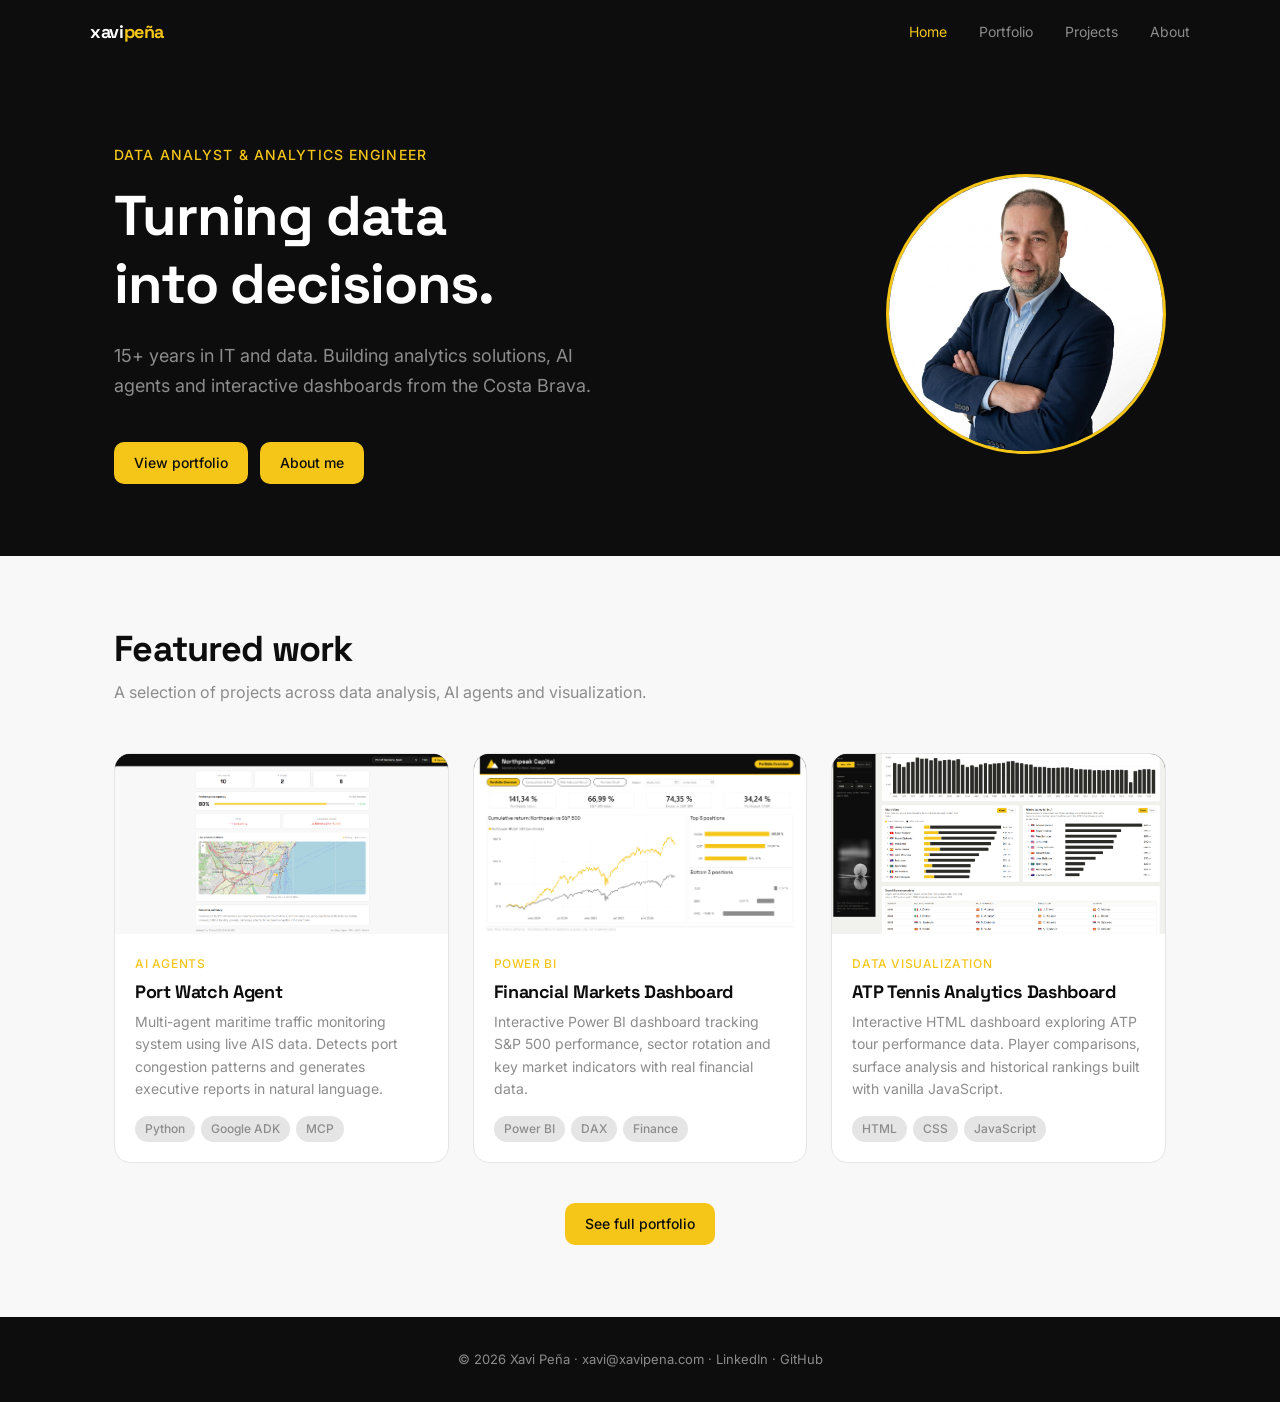
<file: index.html>
<!DOCTYPE html>
<html lang="en">
<head>
  <meta charset="UTF-8">
  <meta name="viewport" content="width=device-width, initial-scale=1.0">
  <meta name="description" content="Xavi Peña — Data Analyst & Analytics Engineer. Portfolio of data, analytics and AI projects.">
  <meta property="og:title" content="Xavi Peña — Data & AI Portfolio">
  <meta property="og:description" content="Data Analyst & Analytics Engineer based in Costa Brava, Spain.">
  <meta property="og:image" content="assets/img/xavi-hero.jpg">
  <title>Xavi Peña — Data & AI Portfolio</title>
  <link rel="stylesheet" href="assets/css/main.css">
</head>
<body>

  <!-- NAVIGATION -->
  <nav>
    <div class="nav-inner">
      <a href="index.html" class="nav-logo">xavi<span>peña</span></a>
      <ul class="nav-links">
        <li><a href="index.html">Home</a></li>
        <li><a href="portfolio.html">Portfolio</a></li>
        <li><a href="projects.html">Projects</a></li>
        <li><a href="about.html">About</a></li>
      </ul>
      <button class="nav-toggle" aria-label="Toggle menu">
        <span></span>
        <span></span>
        <span></span>
      </button>
    </div>
  </nav>

  <!-- HERO -->
  <section style="background: var(--black); padding: 80px 0 72px;">
    <div class="container" style="display: flex; align-items: center; gap: 64px; flex-wrap: wrap;">
      <div style="flex: 1; min-width: 280px;">
        <p style="color: var(--yellow); font-size: 14px; font-weight: 500; letter-spacing: 0.08em; text-transform: uppercase; margin-bottom: 16px;">Data Analyst & Analytics Engineer</p>
        <h1 style="color: var(--white); margin-bottom: 24px;">Turning data<br>into decisions.</h1>
        <p style="color: var(--gray); font-size: 18px; line-height: 1.7; margin-bottom: 40px; max-width: 480px;">15+ years in IT and data. Building analytics solutions, AI agents and interactive dashboards from the Costa Brava.</p>
        <div style="display: flex; gap: 12px; flex-wrap: wrap;">
          <a href="portfolio.html" class="btn btn-primary">View portfolio</a>
          <a href="about.html" class="btn btn-primary">About me</a>
        </div>
      </div>
      <div style="flex-shrink: 0;">
        <img src="assets/img/xavi-hero.jpg" alt="Xavi Peña" style="width: 280px; height: 280px; border-radius: 50%; object-fit: cover; object-position: top; border: 3px solid var(--yellow);">
      </div>
    </div>
  </section>

  <!-- FEATURED PROJECTS PREVIEW -->
  <section class="section">
    <div class="container">
      <h2 class="section-title">Featured work</h2>
      <p class="section-subtitle">A selection of projects across data analysis, AI agents and visualization.</p>
      <div id="featured-preview" style="display: grid; grid-template-columns: repeat(auto-fill, minmax(300px, 1fr)); gap: 24px;"></div>
      <div style="text-align: center; margin-top: 40px;">
        <a href="portfolio.html" class="btn btn-primary">See full portfolio</a>
      </div>
    </div>
  </section>

  <!-- FOOTER -->
  <footer>
    <div class="container">
      <p>© 2026 Xavi Peña · <a href="mailto:xavi@xavipena.com">xavi@xavipena.com</a> · <a href="https://linkedin.com/in/xavi-peña-gallego-06b857101" target="_blank">LinkedIn</a> · <a href="https://github.com/xavipena-data" target="_blank">GitHub</a></p>
    </div>
  </footer>

  <script src="assets/js/main.js"></script>
  <script>
    // Load featured projects preview (max 3)
    fetch('/projects.json')
      .then(r => r.json())
      .then(data => {
        const container = document.getElementById('featured-preview');
        const featured = data.portfolio.filter(p => p.home === true);
        featured.forEach(p => {
          container.innerHTML += `
            <a href="${p.link}" ${p.link.startsWith('http') ? 'target="_blank"' : ''} class="card" style="display:block; text-decoration:none;">
              <div class="card-img" style="background: var(--gray-dark); height: 180px; display:flex; align-items:center; justify-content:center; position:relative; overflow:hidden;">
                <img src="/${p.thumbnail}" alt="${p.title}" style="width:100%; height:100%; object-fit:cover; position:absolute;" onerror="this.style.display='none'">
                <span style="color: var(--gray); font-size: 13px;">thumbnail</span>
              </div>
              <div class="card-body">
                <p class="card-category">${p.category}</p>
                <h3 class="card-title">${p.title}</h3>
                <p class="card-desc">${p.description}</p>
                <div class="card-tags">
                  ${p.tags.slice(0, 3).map(t => `<span class="tag">${t}</span>`).join('')}
                </div>
              </div>
            </a>`;
        });
      });
  </script>

</body>
</html>
</file>
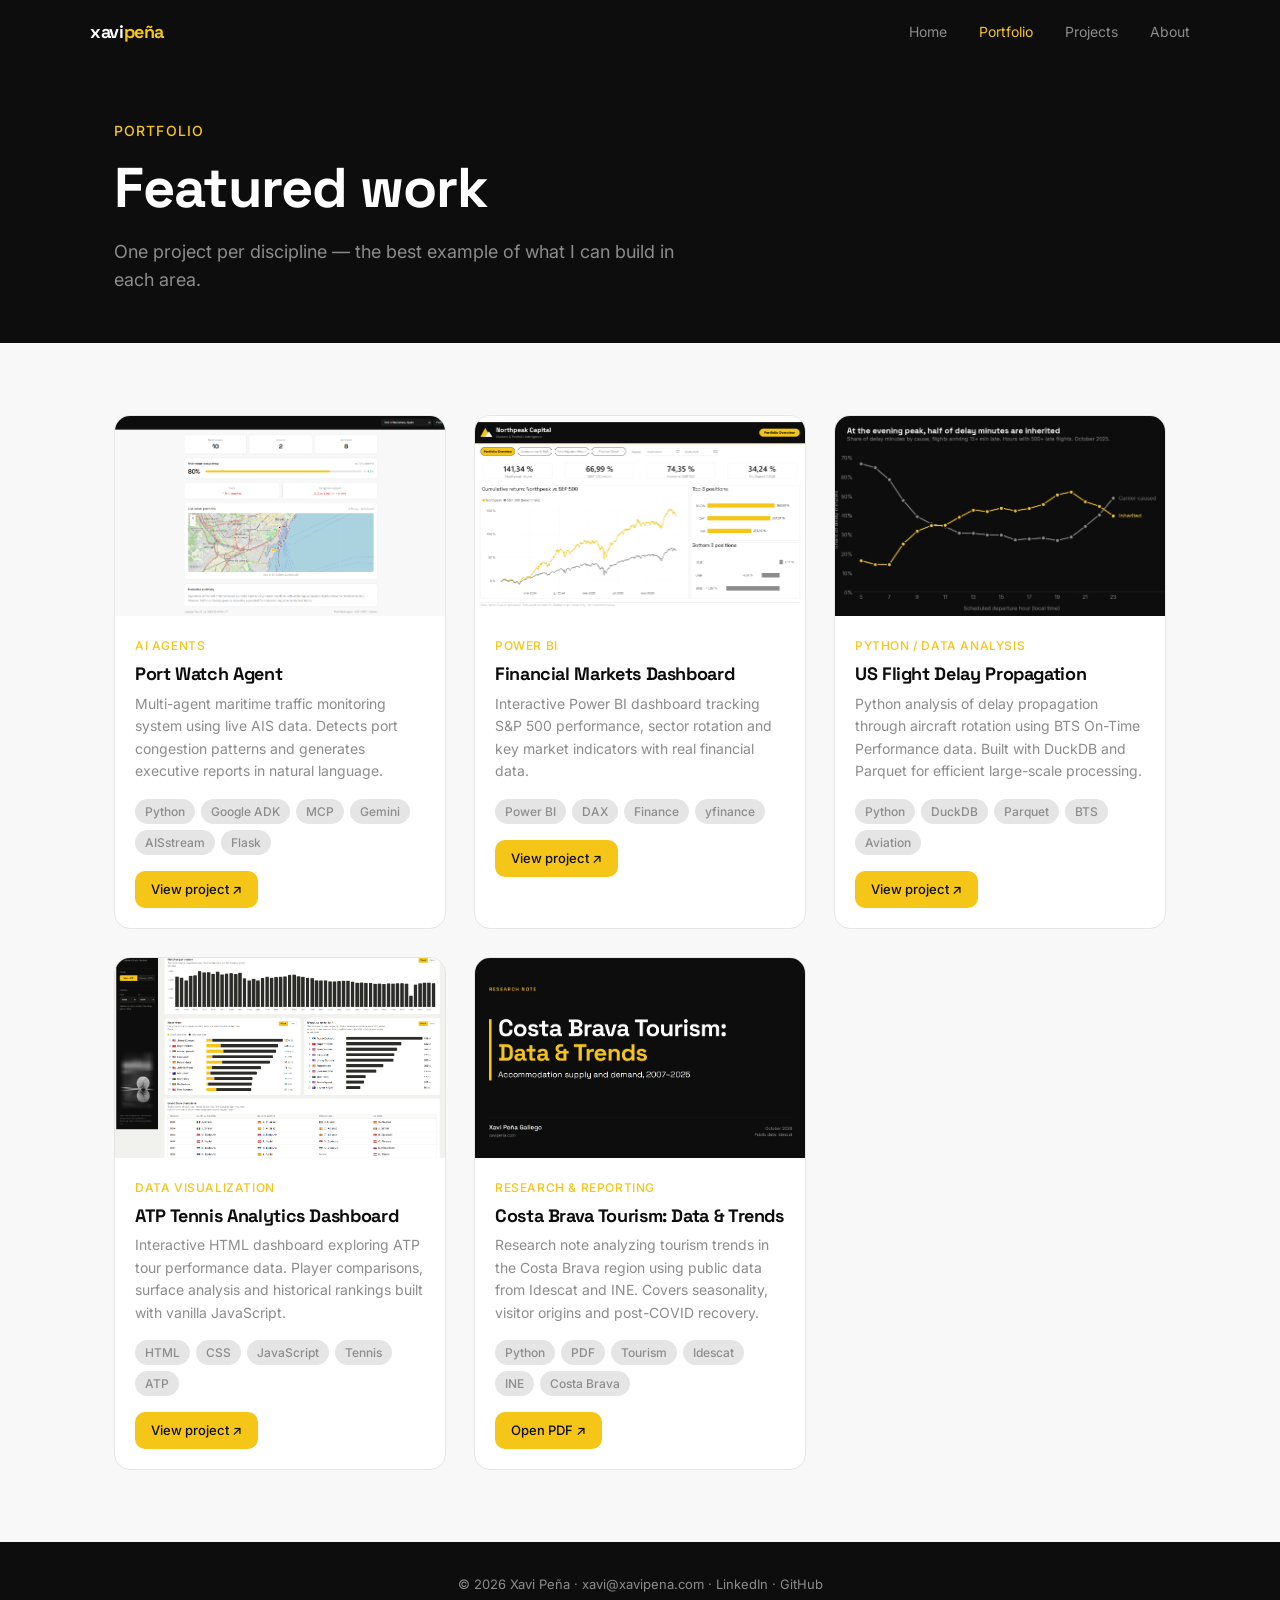
<file: portfolio.html>
<!DOCTYPE html>
<html lang="en">
<head>
  <meta charset="UTF-8">
  <meta name="viewport" content="width=device-width, initial-scale=1.0">
  <meta name="description" content="Xavi Peña — Portfolio of data, analytics and AI projects.">
  <title>Portfolio — Xavi Peña</title>
  <link rel="stylesheet" href="assets/css/main.css">
</head>
<body>

  <!-- NAVIGATION -->
  <nav>
    <div class="nav-inner">
      <a href="index.html" class="nav-logo">xavi<span>peña</span></a>
      <ul class="nav-links">
        <li><a href="index.html">Home</a></li>
        <li><a href="portfolio.html">Portfolio</a></li>
        <li><a href="projects.html">Projects</a></li>
        <li><a href="about.html">About</a></li>
      </ul>
      <button class="nav-toggle" aria-label="Toggle menu">
        <span></span>
        <span></span>
        <span></span>
      </button>
    </div>
  </nav>

  <!-- HEADER -->
  <section style="background: var(--black); padding: 56px 0 48px;">
    <div class="container">
      <p style="color: var(--yellow); font-size: 14px; font-weight: 500; letter-spacing: 0.08em; text-transform: uppercase; margin-bottom: 12px;">Portfolio</p>
      <h1 style="color: var(--white); margin-bottom: 16px;">Featured work</h1>
      <p style="color: var(--gray); font-size: 18px; max-width: 560px;">One project per discipline — the best example of what I can build in each area.</p>
    </div>
  </section>

  <!-- PORTFOLIO GRID -->
  <section class="section">
    <div class="container">
      <div id="portfolio-grid" style="display: grid; grid-template-columns: repeat(auto-fill, minmax(320px, 1fr)); gap: 28px;"></div>
    </div>
  </section>

  <!-- FOOTER -->
  <footer>
    <div class="container">
      <p>© 2026 Xavi Peña · <a href="mailto:xavi@xavipena.com">xavi@xavipena.com</a> · <a href="https://linkedin.com/in/xavi-peña-gallego-06b857101" target="_blank">LinkedIn</a> · <a href="https://github.com/xavipena-data" target="_blank">GitHub</a></p>
    </div>
  </footer>

  <script src="assets/js/main.js"></script>
  <script>
    fetch('projects.json')
      .then(r => r.json())
      .then(data => {
        const container = document.getElementById('portfolio-grid');
        data.portfolio.forEach(p => {
          const isExternal = p.link.startsWith('http');
          container.innerHTML += `
            <a href="${p.link}" ${isExternal ? 'target="_blank"' : ''} class="card" style="display:block;">
              <div class="card-img" style="background: var(--gray-dark); height: 200px; display:flex; align-items:center; justify-content:center; position:relative; overflow:hidden;">
                <img src="/${p.thumbnail}" alt="${p.title}" style="width:100%; height:100%; object-fit:cover;" onerror="this.style.display='none'">
              </div>
              <div class="card-body">
                <p class="card-category">${p.category}</p>
                <h3 class="card-title">${p.title}</h3>
                <p class="card-desc">${p.description}</p>
                <div class="card-tags" style="margin-bottom: 16px;">
                  ${p.tags.map(t => `<span class="tag">${t}</span>`).join('')}
                </div>
                <span class="btn btn-primary" style="font-size: 13px; padding: 8px 16px;">
                  ${isExternal ? 'View project ↗' : 'Open PDF ↗'}
                </span>
              </div>
            </a>`;
        });
      });
  </script>

</body>
</html>
</file>
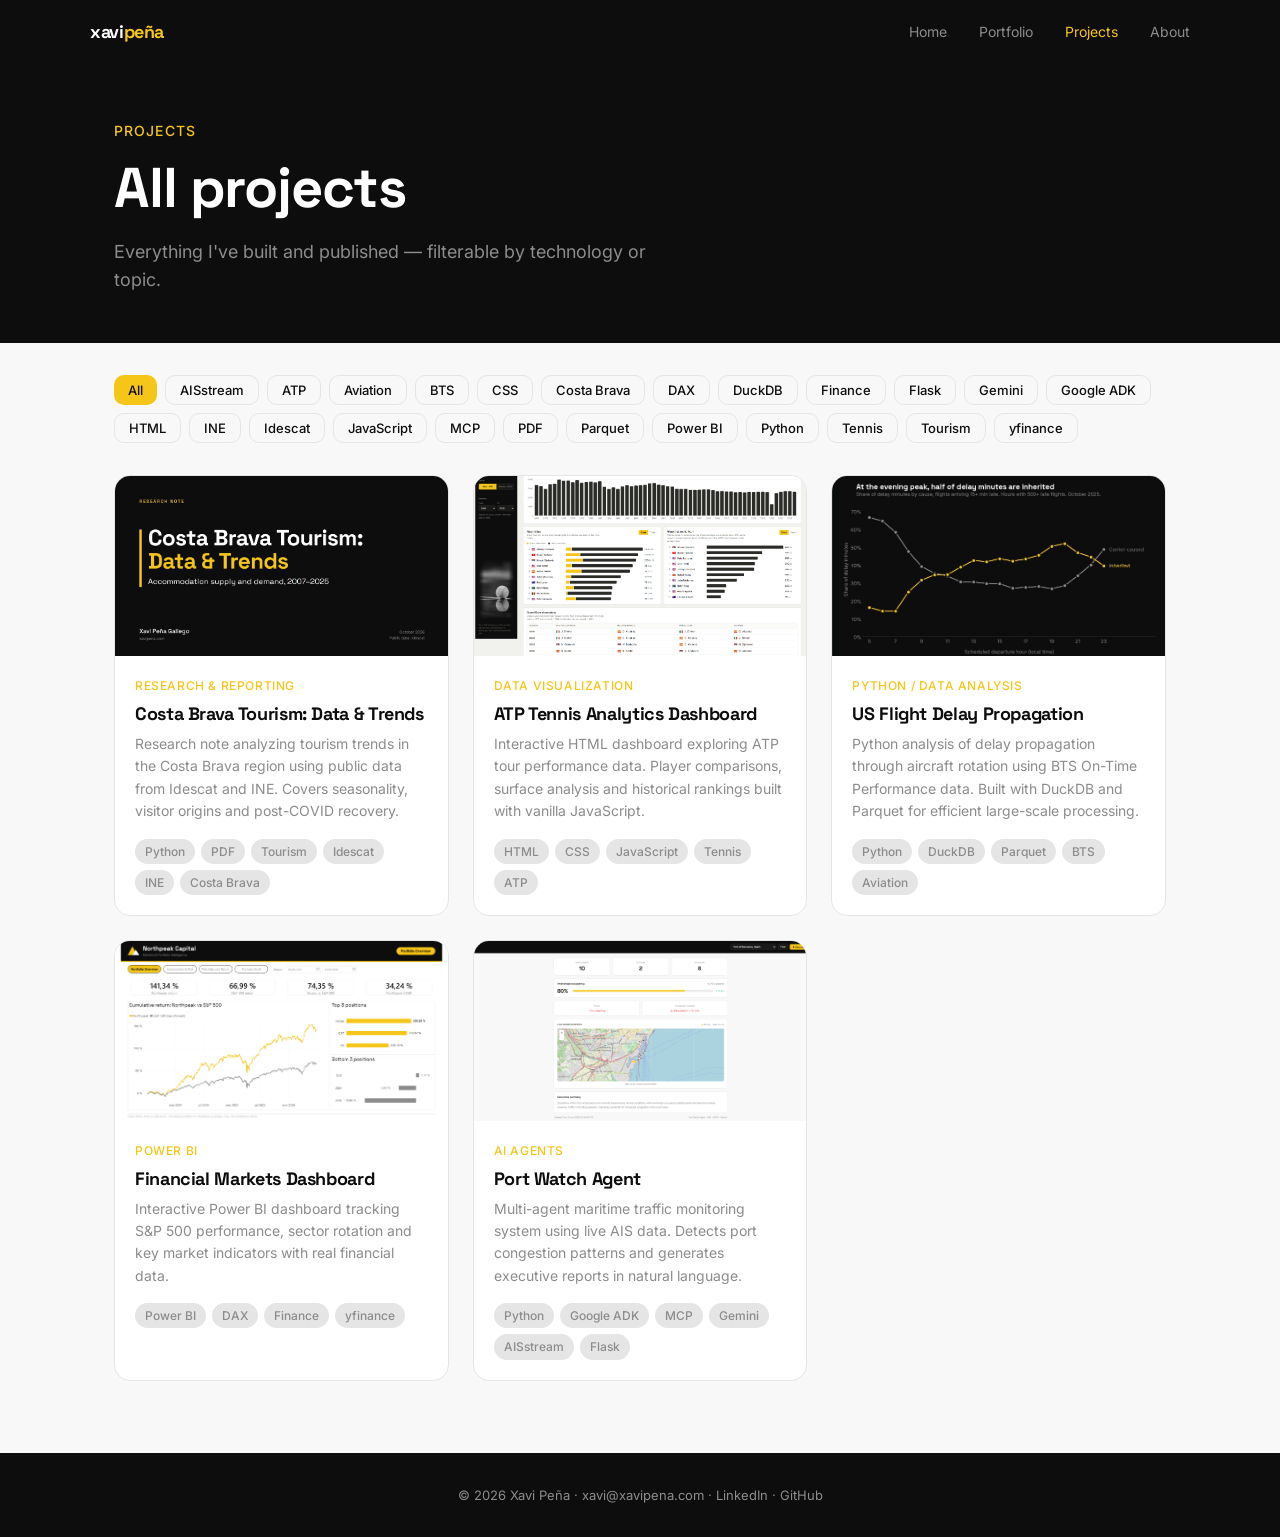
<file: projects.html>
<!DOCTYPE html>
<html lang="en">
<head>
  <meta charset="UTF-8">
  <meta name="viewport" content="width=device-width, initial-scale=1.0">
  <meta name="description" content="Xavi Peña — All data, analytics and AI projects.">
  <title>Projects — Xavi Peña</title>
  <link rel="stylesheet" href="assets/css/main.css">
</head>
<body>

  <!-- NAVIGATION -->
  <nav>
    <div class="nav-inner">
      <a href="index.html" class="nav-logo">xavi<span>peña</span></a>
      <ul class="nav-links">
        <li><a href="index.html">Home</a></li>
        <li><a href="portfolio.html">Portfolio</a></li>
        <li><a href="projects.html">Projects</a></li>
        <li><a href="about.html">About</a></li>
      </ul>
      <button class="nav-toggle" aria-label="Toggle menu">
        <span></span>
        <span></span>
        <span></span>
      </button>
    </div>
  </nav>

  <!-- HEADER -->
  <section style="background: var(--black); padding: 56px 0 48px;">
    <div class="container">
      <p style="color: var(--yellow); font-size: 14px; font-weight: 500; letter-spacing: 0.08em; text-transform: uppercase; margin-bottom: 12px;">Projects</p>
      <h1 style="color: var(--white); margin-bottom: 16px;">All projects</h1>
      <p style="color: var(--gray); font-size: 18px; max-width: 560px;">Everything I've built and published — filterable by technology or topic.</p>
    </div>
  </section>

  <!-- FILTERS -->
  <section style="padding: 32px 0 0;">
    <div class="container">
      <div id="filters" style="display: flex; flex-wrap: wrap; gap: 8px;"></div>
    </div>
  </section>

  <!-- PROJECTS GRID -->
  <section class="section" style="padding-top: 32px;">
    <div class="container">
      <div id="projects-grid" style="display: grid; grid-template-columns: repeat(auto-fill, minmax(300px, 1fr)); gap: 24px;"></div>
      <p id="no-results" style="display:none; color: var(--gray); text-align:center; padding: 48px 0;">No projects match the selected filter.</p>
    </div>
  </section>

  <!-- FOOTER -->
  <footer>
    <div class="container">
      <p>© 2026 Xavi Peña · <a href="mailto:xavi@xavipena.com">xavi@xavipena.com</a> · <a href="https://linkedin.com/in/xavi-peña-gallego-06b857101" target="_blank">LinkedIn</a> · <a href="https://github.com/xavipena-data" target="_blank">GitHub</a></p>
    </div>
  </footer>

  <script src="assets/js/main.js"></script>
  <script>
    let allProjects = [];
    let activeFilter = 'all';

    function renderProjects() {
      const container = document.getElementById('projects-grid');
      const noResults = document.getElementById('no-results');
      const filtered = activeFilter === 'all'
        ? allProjects
        : allProjects.filter(p => p.tags.includes(activeFilter) || p.category === activeFilter);

      container.innerHTML = '';
      if (filtered.length === 0) {
        noResults.style.display = 'block';
        return;
      }
      noResults.style.display = 'none';

      filtered.forEach(p => {
        const isExternal = p.link.startsWith('http');
        container.innerHTML += `
          <a href="${p.link}" ${isExternal ? 'target="_blank"' : ''} class="card" style="display:block;">
            <div class="card-img" style="background: var(--gray-dark); height: 180px; display:flex; align-items:center; justify-content:center; position:relative; overflow:hidden;">
              <img src="/${p.thumbnail}" alt="${p.title}" style="width:100%; height:100%; object-fit:cover;" onerror="this.style.display='none'">
            </div>
            <div class="card-body">
              <p class="card-category">${p.category}</p>
              <h3 class="card-title">${p.title}</h3>
              <p class="card-desc">${p.description}</p>
              <div class="card-tags">
                ${p.tags.map(t => `<span class="tag">${t}</span>`).join('')}
              </div>
            </div>
          </a>`;
      });
    }

    function renderFilters(tags) {
      const container = document.getElementById('filters');
      const all = ['all', ...tags];
      all.forEach(tag => {
        const btn = document.createElement('button');
        btn.textContent = tag === 'all' ? 'All' : tag;
        btn.className = 'btn ' + (tag === 'all' ? 'btn-primary' : 'btn-outline');
        btn.style.fontSize = '13px';
        btn.style.padding = '6px 14px';
        btn.addEventListener('click', () => {
          activeFilter = tag;
          document.querySelectorAll('#filters button').forEach(b => {
            b.className = 'btn btn-outline';
            b.style.fontSize = '13px';
            b.style.padding = '6px 14px';
          });
          btn.className = 'btn btn-primary';
          btn.style.fontSize = '13px';
          btn.style.padding = '6px 14px';
          renderProjects();
        });
        container.appendChild(btn);
      });
    }

    fetch('projects.json')
      .then(r => r.json())
      .then(data => {
        // Combine portfolio + projects, sorted by date descending
        allProjects = [...data.portfolio, ...data.projects]
          .sort((a, b) => new Date(b.date) - new Date(a.date));

        // Collect unique tags
        const tagSet = new Set();
        allProjects.forEach(p => p.tags.forEach(t => tagSet.add(t)));

        renderFilters([...tagSet].sort());
        renderProjects();
      });
  </script>

</body>
</html>
</file>
<file: assets/css/main.css>
/* ============================================================
   XAVI PEÑA — Portfolio
   main.css — Global styles, variables & shared components
   ============================================================ */

/* --- Google Fonts --- */
@import url('https://fonts.googleapis.com/css2?family=Space+Grotesk:wght@400;500;700&family=Inter:wght@400;500&display=swap');

/* --- CSS Variables --- */
:root {
  --black:        #0D0D0D;
  --yellow:       #F5C518;
  --white:        #FFFFFF;
  --gray:         #8C8C8C;
  --gray-light:   #E5E5E5;
  --gray-dark:    #1A1A1A;
  --bg:           #F8F8F8;

  --font-title:   'Space Grotesk', sans-serif;
  --font-body:    'Inter', sans-serif;

  --radius-sm:    6px;
  --radius-md:    10px;
  --radius-lg:    16px;

  --shadow:       0 2px 12px rgba(0,0,0,0.08);
  --shadow-hover: 0 6px 24px rgba(0,0,0,0.14);

  --transition:   0.2s ease;

  --max-width:    1100px;
  --nav-height:   64px;
}

/* --- Reset --- */
*, *::before, *::after {
  box-sizing: border-box;
  margin: 0;
  padding: 0;
}

html {
  scroll-behavior: smooth;
  -webkit-text-size-adjust: 100%;
}

body {
  font-family: var(--font-body);
  background: var(--bg);
  color: var(--black);
  line-height: 1.6;
  font-size: 16px;
}

img {
  max-width: 100%;
  display: block;
}

a {
  color: inherit;
  text-decoration: none;
}

/* --- Navigation --- */
nav {
  position: sticky;
  top: 0;
  z-index: 100;
  background: var(--black);
  height: var(--nav-height);
  display: flex;
  align-items: center;
  padding: 0 24px;
}

.nav-inner {
  max-width: var(--max-width);
  width: 100%;
  margin: 0 auto;
  display: flex;
  justify-content: space-between;
  align-items: center;
}

.nav-logo {
  font-family: var(--font-title);
  font-size: 18px;
  font-weight: 700;
  color: var(--white);
  letter-spacing: -0.02em;
}

.nav-logo span {
  color: var(--yellow);
}

.nav-links {
  display: flex;
  gap: 32px;
  list-style: none;
}

.nav-links a {
  font-size: 14px;
  color: var(--gray);
  transition: color var(--transition);
}

.nav-links a:hover,
.nav-links a.active {
  color: var(--white);
}

.nav-links a.active {
  color: var(--yellow);
}

/* Mobile nav toggle */
.nav-toggle {
  display: none;
  flex-direction: column;
  gap: 5px;
  cursor: pointer;
  background: none;
  border: none;
  padding: 4px;
}

.nav-toggle span {
  display: block;
  width: 24px;
  height: 2px;
  background: var(--white);
  border-radius: 2px;
  transition: var(--transition);
}

/* --- Layout --- */
.container {
  max-width: var(--max-width);
  margin: 0 auto;
  padding: 0 24px;
}

.section {
  padding: 72px 0;
}

/* --- Typography --- */
h1, h2, h3, h4 {
  font-family: var(--font-title);
  font-weight: 700;
  line-height: 1.2;
  letter-spacing: -0.02em;
}

h1 { font-size: clamp(32px, 5vw, 56px); }
h2 { font-size: clamp(24px, 3vw, 36px); }
h3 { font-size: clamp(18px, 2vw, 24px); }

.section-title {
  font-family: var(--font-title);
  font-size: clamp(24px, 3vw, 36px);
  font-weight: 700;
  margin-bottom: 8px;
}

.section-subtitle {
  color: var(--gray);
  font-size: 16px;
  margin-bottom: 48px;
}

/* --- Buttons --- */
.btn {
  display: inline-flex;
  align-items: center;
  gap: 8px;
  padding: 10px 20px;
  border-radius: var(--radius-md);
  font-size: 14px;
  font-weight: 500;
  font-family: var(--font-body);
  cursor: pointer;
  transition: var(--transition);
  border: none;
}

.btn-primary {
  background: var(--yellow);
  color: var(--black);
}

.btn-primary:hover {
  opacity: 0.88;
}

.btn-outline {
  background: transparent;
  color: var(--black);
  border: 1px solid var(--gray-light);
}

.btn-outline:hover {
  border-color: var(--yellow);
  color: var(--yellow);
}

.btn-outline-dark {
  background: transparent;
  color: var(--white);
  border: 1px solid rgba(255,255,255,0.3);
}

.btn-outline-dark:hover {
  border-color: var(--yellow);
  color: var(--yellow);
}

/* --- Tags --- */
.tag {
  display: inline-block;
  padding: 3px 10px;
  background: var(--gray-light);
  color: var(--gray);
  font-size: 12px;
  border-radius: 20px;
  font-weight: 500;
}

.tag-yellow {
  background: rgba(245, 197, 24, 0.12);
  color: var(--yellow);
}

/* --- Project card --- */
.card {
  background: var(--white);
  border: 1px solid var(--gray-light);
  border-radius: var(--radius-lg);
  overflow: hidden;
  transition: box-shadow var(--transition), transform var(--transition);
}

.card:hover {
  box-shadow: var(--shadow-hover);
  transform: translateY(-3px);
}

.card-img {
  width: 100%;
  aspect-ratio: 16/9;
  object-fit: cover;
  background: var(--gray-dark);
}

.card-body {
  padding: 20px;
}

.card-category {
  font-size: 12px;
  font-weight: 500;
  color: var(--yellow);
  text-transform: uppercase;
  letter-spacing: 0.05em;
  margin-bottom: 8px;
}

.card-title {
  font-family: var(--font-title);
  font-size: 18px;
  font-weight: 700;
  margin-bottom: 8px;
}

.card-desc {
  font-size: 14px;
  color: var(--gray);
  line-height: 1.6;
  margin-bottom: 16px;
}

.card-tags {
  display: flex;
  flex-wrap: wrap;
  gap: 6px;
}

/* --- Footer --- */
footer {
  background: var(--black);
  color: var(--gray);
  padding: 32px 24px;
  text-align: center;
  font-size: 13px;
}

footer a {
  color: var(--gray);
  transition: color var(--transition);
}

footer a:hover {
  color: var(--yellow);
}

/* --- Responsive --- */
@media (max-width: 768px) {
  .nav-links {
    display: none;
    position: absolute;
    top: var(--nav-height);
    left: 0;
    right: 0;
    background: var(--black);
    flex-direction: column;
    padding: 16px 24px 24px;
    gap: 16px;
    border-top: 1px solid var(--gray-dark);
  }

  .nav-links.open {
    display: flex;
  }

  .nav-toggle {
    display: flex;
  }

  .section {
    padding: 48px 0;
  }
}
</file>
